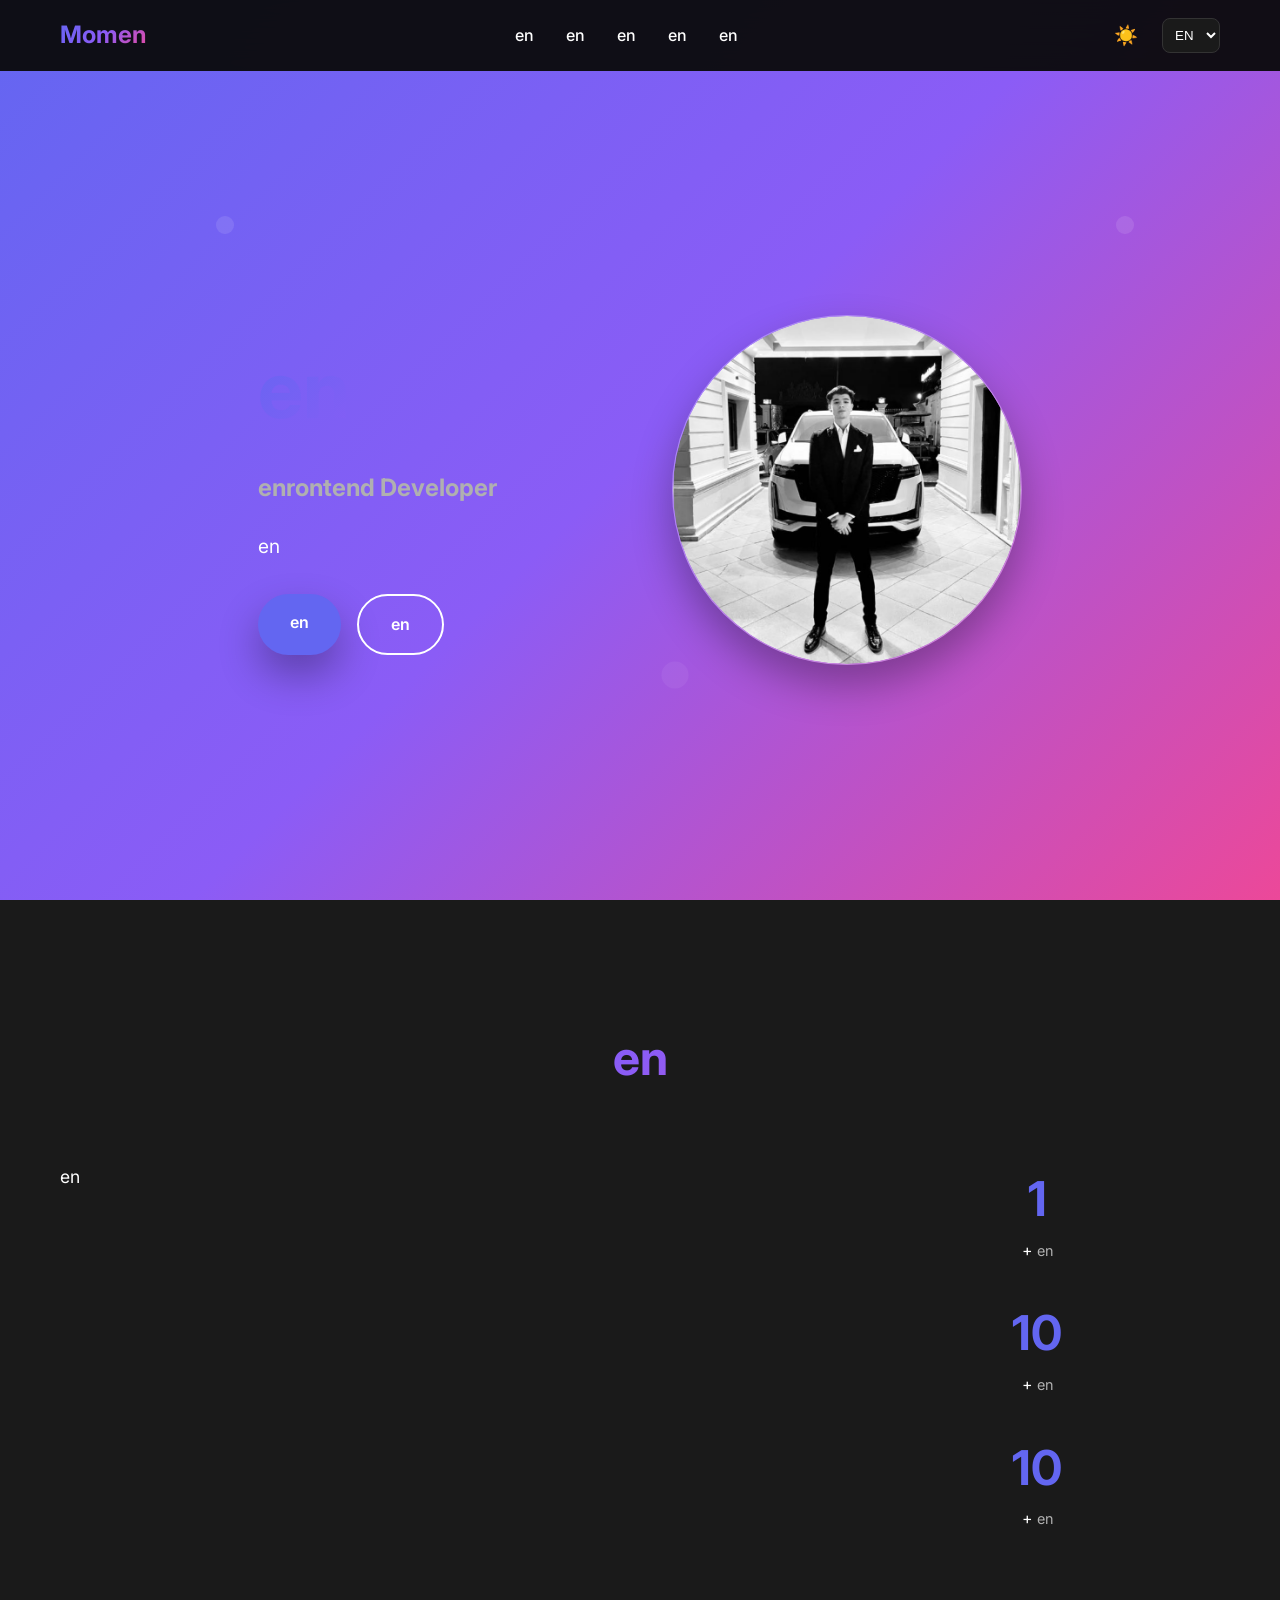
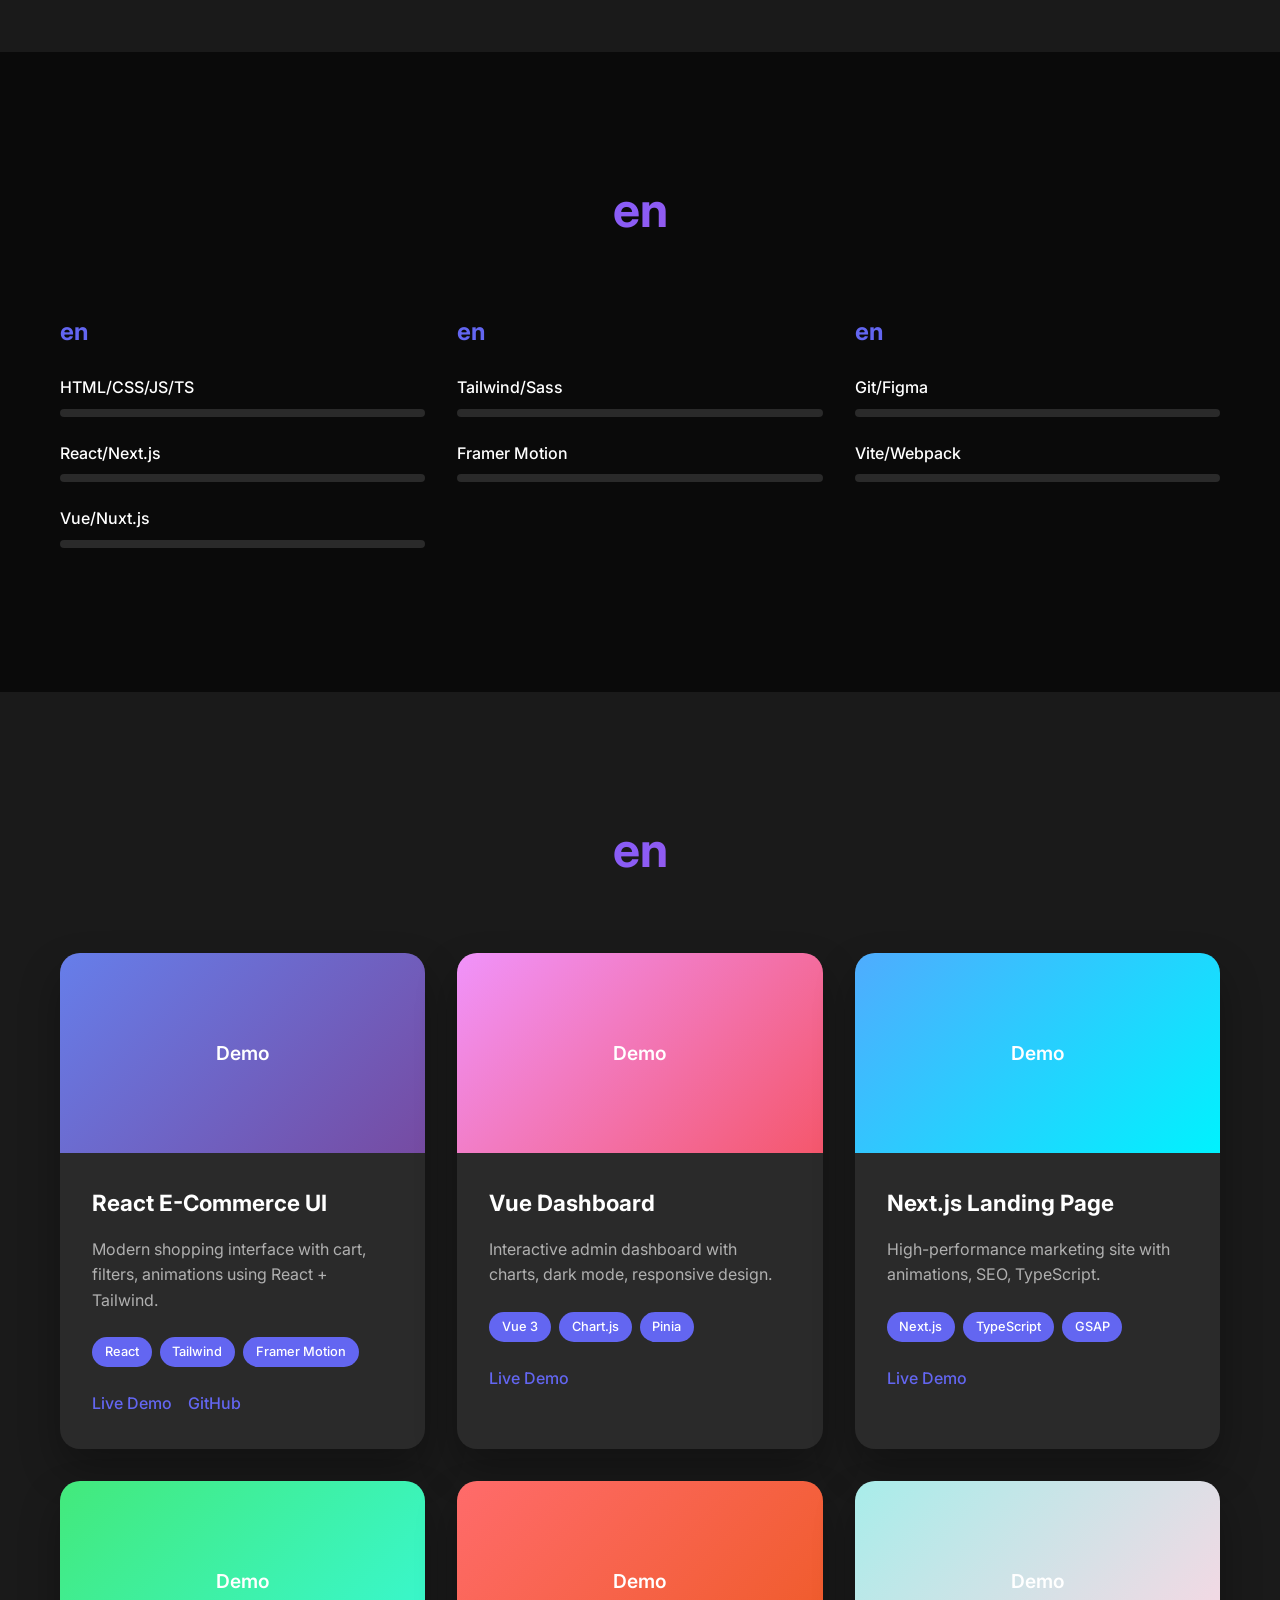
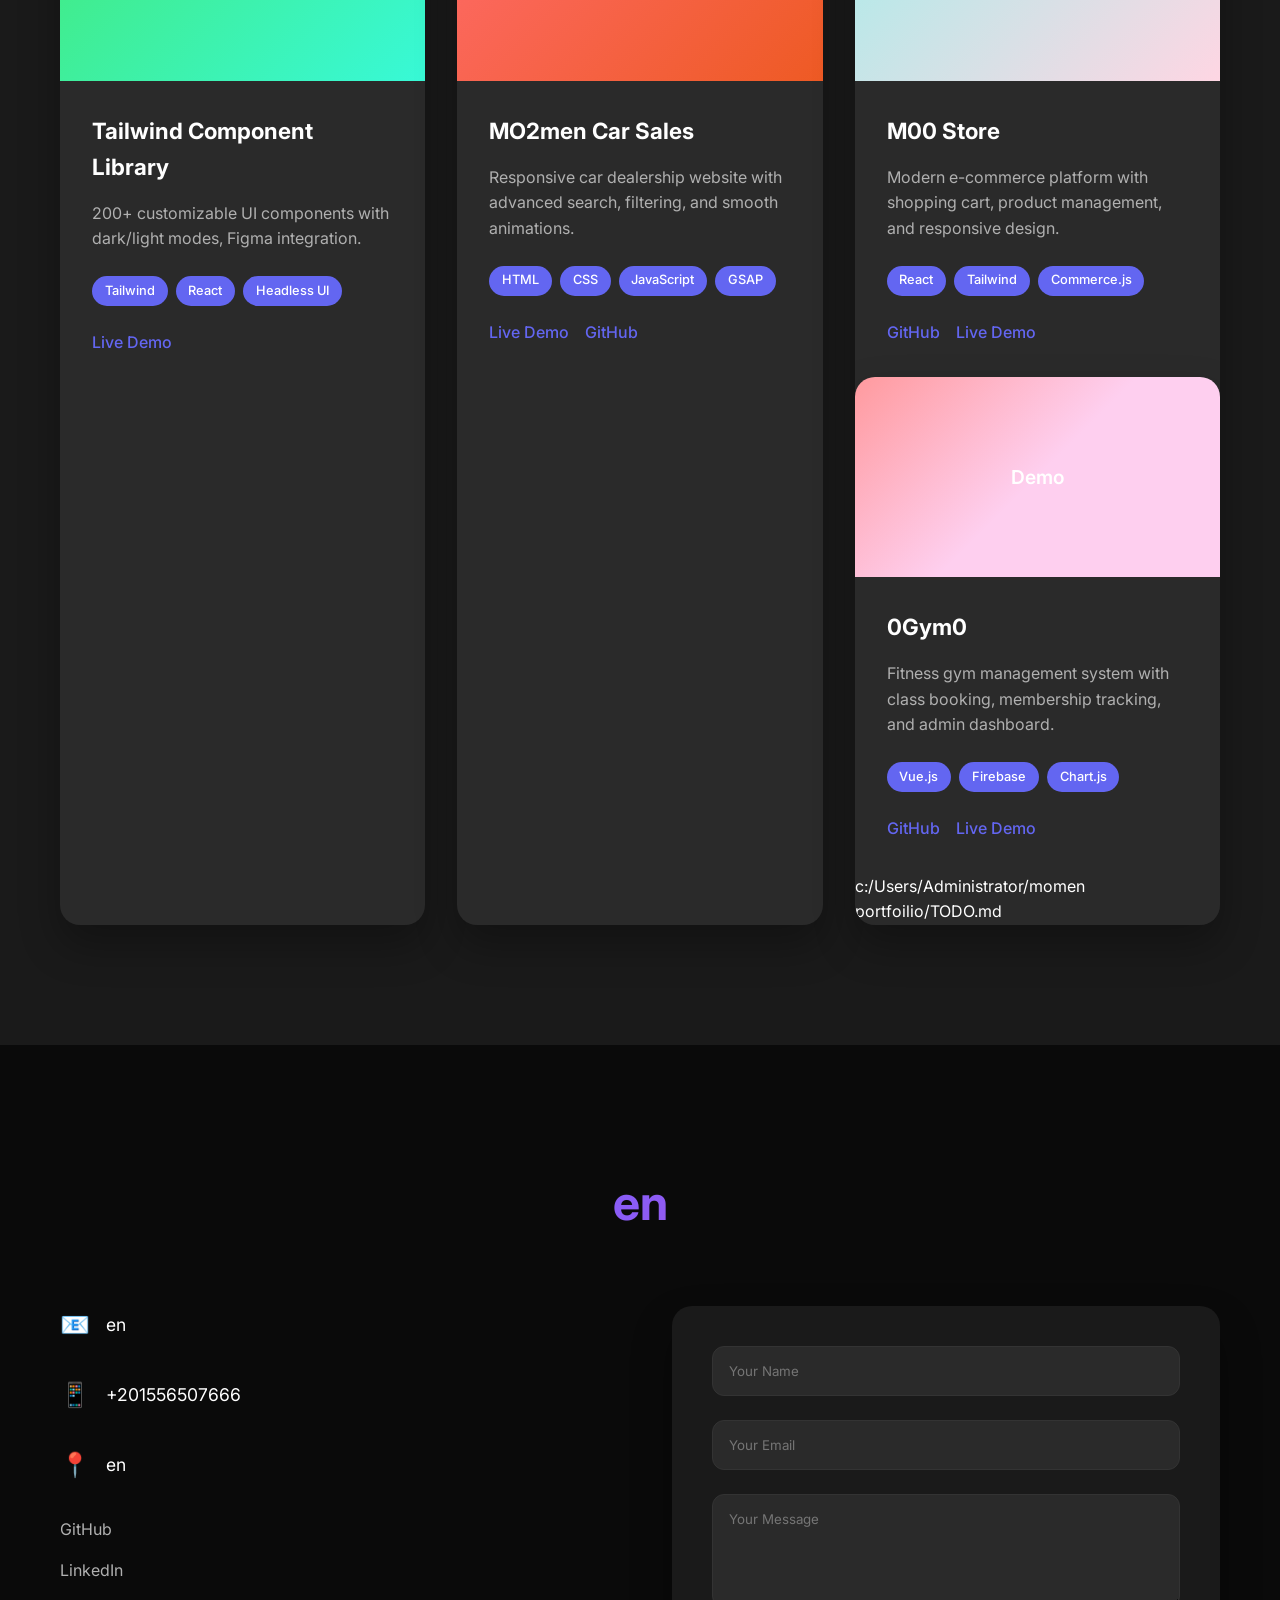
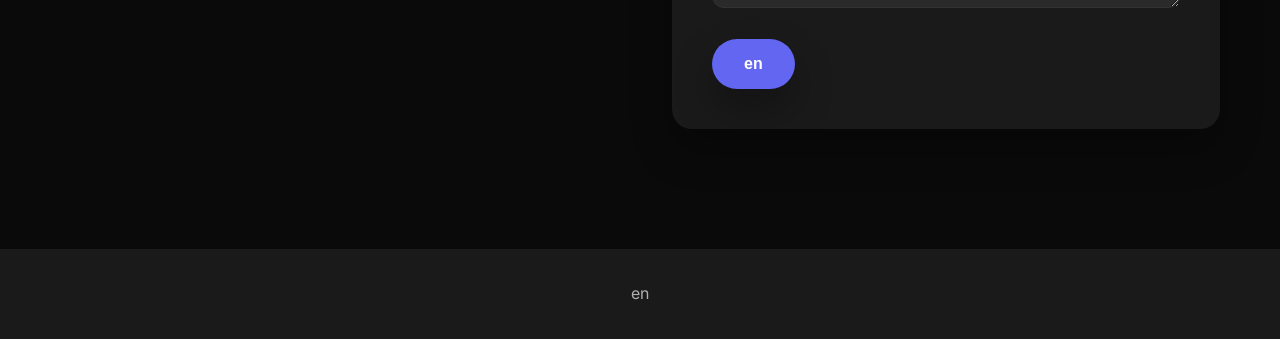
<file: index.html>
<!DOCTYPE html>
<html lang="en">
<head>
    <meta charset="UTF-8">
    <meta name="viewport" content="width=device-width, initial-scale=1.0">
<title>Momen | Frontend Developer</title>
    <meta name="description" content="Momen - Passionate Frontend Developer crafting elegant digital experiences.">
    <link rel="stylesheet" href="style.css">
    <link rel="preconnect" href="https://fonts.googleapis.com">
    <link rel="preconnect" href="https://fonts.gstatic.com" crossorigin>
    <link href="https://fonts.googleapis.com/css2?family=Inter:wght@300;400;500;600;700&amp;display=swap" rel="stylesheet">
    <link href="https://fonts.googleapis.com/css2?family=Noto+Sans+Arabic:wght@400;500;700&amp;display=swap" rel="stylesheet">
</head>
<body>
    <nav class="navbar" id="navbar">
        <div class="nav-container">
            <div class="nav-logo">
                Momen
            </div>
            <ul class="nav-menu" id="nav-menu">
                <li><a href="#hero" data-lang="en|Home|الرئيسية|Acasă">Home</a></li>
                <li><a href="#about" data-lang="en|About|حول|Despre">About</a></li>
                <li><a href="#skills" data-lang="en|Skills|المهارات|Competențe">Skills</a></li>
                <li><a href="#projects" data-lang="en|Projects|المشاريع|Proiecte">Projects</a></li>
                <li><a href="#contact" data-lang="en|Contact|اتصال|Contact">Contact</a></li>
            </ul>
            <div class="nav-icons">
                <button id="theme-toggle" aria-label="Toggle theme">
                    <span class="sun-icon">☀️</span>
                    <span class="moon-icon">🌙</span>
                </button>
                <select id="lang-select">
                    <option value="en">EN</option>
                    <option value="ar">AR</option>
                    <option value="ro">RO</option>
                </select>
                <div class="hamburger">
                    <span></span>
                    <span></span>
                    <span></span>
                </div>
            </div>
        </div>
    </nav>

    <section id="hero" class="hero">
        <div class="hero-container">
            <div class="hero-content animate-in">
                <h1 data-lang="en|Momen|مُوْمِنْ| Momen">Momen</h1>
                <h2 data-lang="en|Frontend Developer|مطور واجهة أمامية|Dezvoltator Frontend">Frontend Developer</h2>
                <p data-lang="en|Crafting pixel-perfect UIs with modern frontend technologies.|أصنع واجهات مثالية بتقنيات الواجهة الحديثة.|Creând interfețe pixel-perfect cu tehnologii frontend moderne.">Crafting pixel-perfect UIs with modern frontend technologies.</p>
                <div class="hero-buttons">
                    <a href="#contact" class="btn btn-primary" data-lang="en|Hire Me|توظيفي|Angajează-mă">Hire Me</a>
                    <a href="Moemen tarek elsayed.pdf" class="btn btn-secondary" download data-lang="en|Download CV|تحميل السيرة|Descarcă CV">Download CV</a>
                </div>
            </div>
            <div class="hero-image animate-in">
                <div class="image-placeholder">
                    <img src="momen.png" alt="Momen Profile" id="profile-img">
                </div>
            </div>
        </div>
    </section>

    <section id="about" class="about">
        <div class="container">
            <h2 data-lang="en|About Me|عني|Despre mine">About Me</h2>
            <div class="about-grid">
                <div class="about-text animate-in">
                    <p data-lang="en|Passionate frontend developer with 3+ years experience crafting responsive, accessible web apps. Expert in React, Vue, Tailwind CSS, and modern UI/UX patterns. Love turning designs into interactive reality.|مطور واجهة أمامية شغوف بخبرة1+ سنوات في إنشاء تطبيقات ويب متجاوبة ومتاحة. خبير في React و Vue و Tailwind CSS وأنماط UI/UX الحديثة. أحب تحويل التصاميم إلى واقع تفاعلي.|Dezvoltator frontend pasionat cu 3+ ani experiență în crearea aplicațiilor web responsive și accesibile. Expert în React, Vue, Tailwind CSS și pattern-uri UI/UX moderne.">Passionate frontend developer with 3+ years experience crafting responsive, accessible web apps. Expert in React, Vue, Tailwind CSS, and modern UI/UX patterns. Love turning designs into interactive reality.</p>
                </div>
                <div class="about-stats animate-in">
                    <div class="stat">
                        <span class="num" data-target="1">0</span>+
                        <span data-lang="en|Years Exp.|سنوات الخبرة|Ani exp.">Years Exp.</span>
                    </div>
                    <div class="stat">
                        <span class="num" data-target="10">0</span>+
                        <span data-lang="en|Projects|مشاريع|Proiecte">Projects</span>
                    </div>
                    <div class="stat">
                        <span class="num" data-target="10">0</span>+
                        <span data-lang="en|Clients|عملاء|Clienți">Clients</span>
                    </div>
                </div>
            </div>
        </div>
    </section>

    <section id="skills" class="skills">
        <div class="container">
            <h2 data-lang="en|Skills|المهارات|Competențe">Skills</h2>
            <div class="skills-grid">
                <div class="skill-category animate-in">
                    <h3 data-lang="en|Frontend|الواجهة الأمامية|Frontend">Frontend</h3>
                    <div class="skill-bar">
                        <span>HTML/CSS/JS/TS</span>
                        <div class="bar"><div class="progress" data-width="98"></div></div>
                    </div>
                    <div class="skill-bar">
                        <span>React/Next.js</span>
                        <div class="bar"><div class="progress" data-width="95"></div></div>
                    </div>
                    <div class="skill-bar">
                        <span>Vue/Nuxt.js</span>
                        <div class="bar"><div class="progress" data-width="92"></div></div>
                    </div>
                </div>
                <div class="skill-category animate-in">
                    <h3 data-lang="en|Styling|التنسيق|Styling">Styling</h3>
                    <div class="skill-bar">
                        <span>Tailwind/Sass</span>
                        <div class="bar"><div class="progress" data-width="96"></div></div>
                    </div>
                    <div class="skill-bar">
                        <span>Framer Motion</span>
                        <div class="bar"><div class="progress" data-width="90"></div></div>
                    </div>
                </div>
                <div class="skill-category animate-in">
                    <h3 data-lang="en|Tools|الأدوات|Tools">Tools</h3>
                    <div class="skill-bar">
                        <span>Git/Figma</span>
                        <div class="bar"><div class="progress" data-width="95"></div></div>
                    </div>
                    <div class="skill-bar">
                        <span>Vite/Webpack</span>
                        <div class="bar"><div class="progress" data-width="88"></div></div>
                    </div>
                </div>
            </div>
        </div>
    </section>

    <section id="projects" class="projects">
        <div class="container">
            <h2 data-lang="en|Featured Projects|مشاريع مميزة|Proiecte selectate">Featured Projects</h2>
            <div class="projects-grid">
                <div class="project-card animate-in">
                    <div class="project-image" style="background: linear-gradient(135deg, #667eea 0%, #764ba2 100%);"></div>
                    <div class="project-content">
                        <h3>React E-Commerce UI</h3>
                        <p>Modern shopping interface with cart, filters, animations using React + Tailwind.</p>
                        <div class="project-tech"><span>React</span><span>Tailwind</span><span>Framer Motion</span></div>
                        <div class="project-links">
                            <a href="https://react-ecom-demo.netlify.app" target="_blank">Live Demo</a>
                            <a href="https://github.com/momen/react-ecommerce" target="_blank">GitHub</a>
                        </div>
                    </div>
                </div>
                <div class="project-card animate-in">
                    <div class="project-image" style="background: linear-gradient(135deg, #f093fb 0%, #f5576c 100%);"></div>
                    <div class="project-content">
                        <h3>Vue Dashboard</h3>
                        <p>Interactive admin dashboard with charts, dark mode, responsive design.</p>
                        <div class="project-tech"><span>Vue 3</span><span>Chart.js</span><span>Pinia</span></div>
                        <div class="project-links">
                            <a href="https://vue-dashboard-demo.netlify.app" target="_blank">Live Demo</a>
                           
                        </div>
                    </div>
                </div>
                <div class="project-card animate-in">
                    <div class="project-image" style="background: linear-gradient(135deg, #4facfe 0%, #00f2fe 100%);"></div>
                    <div class="project-content">
                        <h3>Next.js Landing Page</h3>
                        <p>High-performance marketing site with animations, SEO, TypeScript.</p>
                        <div class="project-tech"><span>Next.js</span><span>TypeScript</span><span>GSAP</span></div>
                        <div class="project-links">
                            <a href="https://next-landing-demo.vercel.app" target="_blank">Live Demo</a>
                            
                        </div>
                    </div>
                </div>
                <div class="project-card animate-in">
                    <div class="project-image" style="background: linear-gradient(135deg, #43e97b 0%, #38f9d7 100%);"></div>
                    <div class="project-content">
                        <h3>Tailwind Component Library</h3>
                        <p>200+ customizable UI components with dark/light modes, Figma integration.</p>
                        <div class="project-tech"><span>Tailwind</span><span>React</span><span>Headless UI</span></div>
                        <div class="project-links">
                            <a href="https://tailwind-lib-demo.netlify.app" target="_blank">Live Demo</a>
                            
                        </div>
                    </div>
                </div>

                <!-- New Project 1: MO2men Car Sales -->
                <div class="project-card animate-in">
                    <div class="project-image" style="background: linear-gradient(135deg, #ff6b6b 0%, #ee5a24 100%);"></div>
                    <div class="project-content">
                        <h3>MO2men Car Sales</h3>
                        <p>Responsive car dealership website with advanced search, filtering, and smooth animations.</p>
                        <div class="project-tech"><span>HTML</span><span>CSS</span><span>JavaScript</span><span>GSAP</span></div>
                        <div class="project-links">
                            <a href="https://momen1010.github.io/MO2men-car-s/" target="_blank">Live Demo</a>
                            <a href="https://github.com/momen1010/MO2men-car-s" target="_blank">GitHub</a>
                        </div>
                    </div>
                </div>

                <!-- New Project 2: M00 Store -->
                <div class="project-card animate-in">
                    <div class="project-image" style="background: linear-gradient(135deg, #a8edea 0%, #fed6e3 100%);"></div>
                    <div class="project-content">
                        <h3>M00 Store</h3>
                        <p>Modern e-commerce platform with shopping cart, product management, and responsive design.</p>
                        <div class="project-tech"><span>React</span><span>Tailwind</span><span>Commerce.js</span></div>
                        <div class="project-links">
                            <a href="https://github.com/momen1010/m00-store" target="_blank">GitHub</a>
                           
                            <a href=" https://momen1010.github.io/m00-store/"target="_blank">Live Demo</a

                           
                                
                            </div>
                    </div>
                </div>

                <!-- New Project 3: 0Gym0 -->
                <div class="project-card animate-in">
                    <div class="project-image" style="background: linear-gradient(135deg, #ff9a9e 0%, #fecfef 50%, #fecfef 100%);"></div>
                    <div class="project-content">
                        <h3>0Gym0</h3>
                        <p>Fitness gym management system with class booking, membership tracking, and admin dashboard.</p>
                        <div class="project-tech"><span>Vue.js</span><span>Firebase</span><span>Chart.js</span></div>
                        <div class="project-links">
                            <a href="https://github.com/momen1010/0gym0" target="_blank">GitHub</a>
                            <a href="https://momen1010.github.io/0gym0/" target="_blank">Live Demo</a
                            
                            
                        </div>
                    </div>
                </div>
</xai:function_call)




<xai:function_call name="edit_file">
<parameter name="path">c:/Users/Administrator/momen portfoilio/TODO.md
            </div>
        </div>
    </section>

    <section id="contact" class="contact">
        <div class="container">
            <h2 data-lang="en|Get In Touch|تواصل معي|Contactează-mă">Get In Touch</h2>
            <div class="contact-grid">
                <div class="contact-info animate-in">
                    <div class="contact-item">
                        <span class="icon">📧</span>
                        <span data-lang="en|hello@momen.dev|hello@momen.dev|salut@momen.dev">hello@momen.dev</span>
                    </div>
                    <div class="contact-item">
                        <span class="icon">📱</span>
                        <span>+201556507666</span>
                    </div>
                    <div class="contact-item">
                        <span class="icon">📍</span>
                        <span data-lang="en|Worldwide|عالميًا|Global">Worldwide</span>
                    </div>
                    <div class="social-links">
                        <a href="https://github.com/momen1010" target="_blank" aria-label="GitHub">GitHub</a>
                        <a href="https://www.linkedin.com/in/m%C3%B2men-tarek-983242392/" target="_blank" aria-label="LinkedIn">LinkedIn</a>
                        
                        
                    </div>
                </div>
                <form class="contact-form animate-in" id="contact-form">
                    <input type="text" placeholder="Your Name" required>
                    <input type="email" placeholder="Your Email" required>
                    <textarea placeholder="Your Message" rows="5" required></textarea>
                    <button type="submit" class="btn btn-primary" data-lang="en|Send Message|إرسال الرسالة|Trimite mesaj">Send Message</button>
                </form>
            </div>
        </div>
    </section>

    <footer>
        <div class="container">
            <p data-lang="en|© 2024 Momen. All rights reserved.|© 2024 مُوْمِنْ جميع الحقوق محفوظة.|© 2024 Momen. Toate drepturile rezervate.">&amp;copy; 2024 Momen. All rights reserved.</p>
        </div>
    </footer>

    <button class="scroll-top" id="scroll-top">↑</button>

    <script src="script.js"></script>
</body>
</html>
</file>
<file: style.css>
/* Reset & Base */
* {
    margin: 0;
    padding: 0;
    box-sizing: border-box;
}

:root {
    --bg-primary: #0a0a0a;
    --bg-secondary: #1a1a1a;
    --bg-tertiary: #2a2a2a;
    --text-primary: #ffffff;
    --text-secondary: #b0b0b0;
    --accent-primary: #6366f1;
    --accent-secondary: #8b5cf6;
    --gradient: linear-gradient(135deg, #6366f1 0%, #8b5cf6 50%, #ec4899 100%);
    --shadow: 0 20px 40px rgba(0,0,0,0.3);
    --border: #333;
    --success: #10b981;
    --font-family-en: 'Inter', sans-serif;
    --font-family-ar: 'Noto Sans Arabic', sans-serif;
}

[data-theme="light"] {
    --bg-primary: #ffffff;
    --bg-secondary: #f8fafc;
    --bg-tertiary: #e2e8f0;
    --text-primary: #0f172a;
    --text-secondary: #64748b;
    --accent-primary: #4f46e5;
    --accent-secondary: #7c3aed;
    --gradient: linear-gradient(135deg, #4f46e5 0%, #7c3aed 50%, #ec4899 100%);
    --shadow: 0 20px 40px rgba(0,0,0,0.1);
    --border: #e2e8f0;
}

html {
    scroll-behavior: smooth;
    font-size: 16px;
}

body {
    font-family: var(--font-family-en);
    background: var(--bg-primary);
    color: var(--text-primary);
    line-height: 1.6;
    overflow-x: hidden;
}

:lang(ro) {
    font-family: 'Inter', var(--font-family-en);
}

:lang(ar) {
    font-family: var(--font-family-ar);
    direction: rtl;
    text-align: right;
}

.container {
    max-width: 1200px;
    margin: 0 auto;
    padding: 0 20px;
}

/* Navbar */
.navbar {
    position: fixed;
    top: 0;
    width: 100%;
    background: rgba(10,10,10,0.95);
    backdrop-filter: blur(20px);
    z-index: 1000;
    transition: all 0.3s ease;
}

[data-theme="light"] .navbar {
    background: rgba(255,255,255,0.95);
}

.nav-container {
    max-width: 1200px;
    margin: 0 auto;
    padding: 1rem 20px;
    display: flex;
    justify-content: space-between;
    align-items: center;
}

.nav-logo {
    font-size: 1.5rem;
    font-weight: 700;
    background: var(--gradient);
    -webkit-background-clip: text;
    -webkit-text-fill-color: transparent;
    background-clip: text;
}

.nav-menu {
    display: flex;
    list-style: none;
    gap: 2rem;
}

.nav-menu a {
    color: var(--text-primary);
    text-decoration: none;
    font-weight: 500;
    position: relative;
    transition: color 0.3s;
}

.nav-menu a:hover {
    color: var(--accent-primary);
}

.nav-menu a::after {
    content: '';
    position: absolute;
    bottom: -5px;
    left: 0;
    width: 0;
    height: 2px;
    background: var(--gradient);
    transition: width 0.3s;
}

.nav-menu a:hover::after {
    width: 100%;
}

.nav-icons {
    display: flex;
    align-items: center;
    gap: 1rem;
}

#theme-toggle {
    background: none;
    border: none;
    font-size: 1.2rem;
    cursor: pointer;
    padding: 0.5rem;
    border-radius: 50%;
    transition: all 0.3s;
}

#theme-toggle:hover {
    background: var(--bg-tertiary);
}

#lang-select {
    padding: 0.5rem;
    border: 1px solid var(--border);
    border-radius: 8px;
    background: var(--bg-secondary);
    color: var(--text-primary);
    cursor: pointer;
}

.hamburger {
    display: none;
    flex-direction: column;
    gap: 4px;
    cursor: pointer;
}

.hamburger span {
    width: 25px;
    height: 3px;
    background: var(--text-primary);
    transition: 0.3s;
}

/* Hero */
.hero {
    min-height: 100vh;
    display: flex;
    align-items: center;
    padding-top: 80px;
    background: var(--gradient);
    position: relative;
    overflow: hidden;
}

.hero::before {
    content: '';
    position: absolute;
    top: 0;
    left: 0;
    right: 0;
    bottom: 0;
    background: url('data:image/svg+xml,<svg xmlns=\"http://www.w3.org/2000/svg\" viewBox=\"0 0 100 100\"><defs><pattern id=\"grain\" width=\"100\" height=\"100\" patternUnits=\"userSpaceOnUse\"><circle cx=\"25\" cy=\"25\" r=\"1\" fill=\"%23ffffff\" opacity=\"0.1\"/><circle cx=\"75\" cy=\"75\" r=\"1.5\" fill=\"%23ffffff\" opacity=\"0.05\"/></pattern></defs><rect width=\"100\" height=\"100\" fill=\"url(%23grain)\"/></svg>');
    pointer-events: none;
}

.hero-container {
    max-width: 1200px;
    margin: 0 auto;
    padding: 0 20px;
    display: grid;
    grid-template-columns: 1fr 1fr;
    gap: 4rem;
    align-items: center;
}

.hero-content h1 {
    font-size: clamp(3rem, 8vw, 5rem);
    margin-bottom: 1rem;
    background: var(--gradient);
    -webkit-background-clip: text;
    -webkit-text-fill-color: transparent;
    background-clip: text;
}

.hero-content h2 {
    font-size: 1.5rem;
    margin-bottom: 1.5rem;
    color: var(--text-secondary);
}

.hero-content p {
    font-size: 1.2rem;
    margin-bottom: 2rem;
    max-width: 500px;
}

.hero-buttons {
    display: flex;
    gap: 1rem;
    flex-wrap: wrap;
}

.btn {
    padding: 1rem 2rem;
    border-radius: 50px;
    text-decoration: none;
    font-weight: 600;
    transition: all 0.3s;
    border: none;
    cursor: pointer;
    font-size: 1rem;
}

.btn-primary {
    background: var(--accent-primary);
    color: white;
    box-shadow: var(--shadow);
}

.btn-primary:hover {
    transform: translateY(-3px);
    box-shadow: 0 30px 60px rgba(99,102,241,0.4);
}

.btn-secondary {
    background: transparent;
    color: white;
    border: 2px solid white;
}

.btn-secondary:hover {
    background: white;
    color: var(--text-primary);
}

.hero-image {
    display: flex;
    justify-content: center;
}

.image-placeholder {
    width: 350px;
    height: 350px;
    border-radius: 50%;
    background: rgba(255,255,255,0.1);
    backdrop-filter: blur(10px);
    border: 1px solid rgba(255,255,255,0.2);
    display: flex;
    align-items: center;
    justify-content: center;
    overflow: hidden;
    box-shadow: var(--shadow);
}

#profile-img {
    width: 100%;
    height: 100%;
    object-fit: cover;
    border-radius: 50%;
}

/* Animations */
.animate-in {
    opacity: 0;
    transform: translateY(50px);
    animation: fadeInUp 1s ease forwards;
}

@keyframes fadeInUp {
    to {
        opacity: 1;
        transform: translateY(0);
    }
}

/* About */
.about {
    padding: 120px 0;
    background: var(--bg-secondary);
}

.about h2 {
    text-align: center;
    font-size: 3rem;
    margin-bottom: 4rem;
    background: var(--gradient);
    -webkit-background-clip: text;
    -webkit-text-fill-color: transparent;
}

.about-grid {
    display: grid;
    grid-template-columns: 2fr 1fr;
    gap: 4rem;
}

.about-text p {
    font-size: 1.1rem;
    line-height: 1.8;
}

.about-stats {
    display: flex;
    flex-direction: column;
    gap: 2rem;
}

.stat {
    text-align: center;
}

.stat .num {
    display: block;
    font-size: 3rem;
    font-weight: 700;
    color: var(--accent-primary);
}

.stat span:last-child {
    font-size: 0.9rem;
    color: var(--text-secondary);
}

/* Skills */
.skills {
    padding: 120px 0;
}

.skills h2 {
    text-align: center;
    font-size: 3rem;
    margin-bottom: 4rem;
    background: var(--gradient);
    -webkit-background-clip: text;
    -webkit-text-fill-color: transparent;
}

.skills-grid {
    display: grid;
    grid-template-columns: repeat(auto-fit, minmax(300px, 1fr));
    gap: 2rem;
}

.skill-category h3 {
    font-size: 1.5rem;
    margin-bottom: 1.5rem;
    color: var(--accent-primary);
}

.skill-bar {
    margin-bottom: 1.5rem;
}

.skill-bar span {
    display: block;
    margin-bottom: 0.5rem;
    font-weight: 500;
}

.bar {
    background: var(--bg-tertiary);
    height: 8px;
    border-radius: 4px;
    overflow: hidden;
}

.progress {
    height: 100%;
    background: var(--gradient);
    border-radius: 4px;
    width: 0;
    transition: width 2s ease-in-out;
}

/* Projects */
.projects {
    padding: 120px 0;
    background: var(--bg-secondary);
}

.projects h2 {
    text-align: center;
    font-size: 3rem;
    margin-bottom: 4rem;
    background: var(--gradient);
    -webkit-background-clip: text;
    -webkit-text-fill-color: transparent;
}

.projects-grid {
    display: grid;
    grid-template-columns: repeat(auto-fit, minmax(320px, 1fr));
    gap: 2rem;
}

.project-card {
    background: var(--bg-tertiary);
    border-radius: 20px;
    overflow: hidden;
    box-shadow: var(--shadow);
    transition: all 0.4s;
    min-height: 280px;
    display: flex;
    flex-direction: column;
}

.project-card:hover {
    transform: translateY(-10px);
    box-shadow: 0 40px 80px rgba(0,0,0,0.4);
}

.project-image {
    height: 200px;
    aspect-ratio: 16 / 9;
    background: var(--gradient);
    position: relative;
    transition: filter 0.3s ease, transform 0.3s ease;
    flex-shrink: 0;
}

.project-card:hover .project-image {
    transform: scale(1.05);
}

.project-card:hover .project-image {
    filter: brightness(1.1);
}

.project-image::after {
    content: 'Demo';
    position: absolute;
    top: 50%;
    left: 50%;
    transform: translate(-50%, -50%);
    color: white;
    font-weight: 600;
    font-size: 1.2rem;
}

.project-content {
    padding: 2rem;
}

.project-content h3 {
    margin-bottom: 1rem;
    font-size: 1.4rem;
}

.project-content p {
    color: var(--text-secondary);
    margin-bottom: 1.5rem;
}

.project-tech {
    display: flex;
    flex-wrap: wrap;
    gap: 0.5rem;
    margin-bottom: 1.5rem;
}

.project-tech span {
    background: var(--accent-primary);
    color: white;
    padding: 0.3rem 0.8rem;
    border-radius: 20px;
    font-size: 0.8rem;
    font-weight: 500;
}

.project-links {
    display: flex;
    gap: 1rem;
}

.project-links a {
    color: var(--accent-primary);
    text-decoration: none;
    font-weight: 500;
}

.project-links a:hover {
    text-decoration: underline;
}

/* Contact */
.contact {
    padding: 120px 0;
}

.contact h2 {
    text-align: center;
    font-size: 3rem;
    margin-bottom: 4rem;
    background: var(--gradient);
    -webkit-background-clip: text;
    -webkit-text-fill-color: transparent;
}

.contact-grid {
    display: grid;
    grid-template-columns: 1fr 1fr;
    gap: 4rem;
}

.contact-item {
    display: flex;
    align-items: center;
    gap: 1rem;
    margin-bottom: 2rem;
    font-size: 1.1rem;
}

.contact-item .icon {
    font-size: 1.5rem;
}

.social-links {
    display: flex;
    flex-direction: column;
    gap: 1rem;
    margin-top: 2rem;
}

.social-links a {
    color: var(--text-secondary);
    text-decoration: none;
    transition: color 0.3s;
}

.social-links a:hover {
    color: var(--accent-primary);
}

.contact-form {
    background: var(--bg-secondary);
    padding: 2.5rem;
    border-radius: 20px;
    box-shadow: var(--shadow);
}

.contact-form input,
.contact-form textarea {
    width: 100%;
    padding: 1rem;
    margin-bottom: 1.5rem;
    border: 1px solid var(--border);
    border-radius: 12px;
    background: var(--bg-tertiary);
    color: var(--text-primary);
    font-family: inherit;
    transition: border 0.3s;
}

.contact-form input:focus,
.contact-form textarea:focus {
    outline: none;
    border-color: var(--accent-primary);
}

/* Footer */
footer {
    background: var(--bg-secondary);
    padding: 2rem 0;
    text-align: center;
}

footer p {
    color: var(--text-secondary);
}

/* Scroll Top */
.scroll-top {
    position: fixed;
    bottom: 2rem;
    right: 2rem;
    width: 50px;
    height: 50px;
    border-radius: 50%;
    background: var(--accent-primary);
    color: white;
    border: none;
    font-size: 1.2rem;
    cursor: pointer;
    opacity: 0;
    visibility: hidden;
    transition: all 0.3s;
    z-index: 1000;
}

.scroll-top.show {
    opacity: 1;
    visibility: visible;
}

.scroll-top:hover {
    transform: scale(1.1);
}

/* Responsive */
@media (max-width: 1024px) {
    .hero-container,
    .about-grid,
    .contact-grid {
        grid-template-columns: 1fr;
        gap: 3rem;
        text-align: center;
    }
    
    .projects-grid {
        grid-template-columns: repeat(auto-fit, minmax(300px, 1fr));
        gap: 1.5rem;
    }
}

@media (max-width: 768px) {
    .hamburger {
        display: flex;
    }
    
    .nav-menu {
        position: fixed;
        top: 100px;
        left: -100%;
        width: 100%;
        height: calc(100vh - 100px);
        background: var(--bg-primary);
        flex-direction: column;
        justify-content: flex-start;
        align-items: center;
        padding-top: 2rem;
        transition: left 0.3s;
    }
    
    .nav-menu.active {
        left: 0;
    }
    
    .hero-container {
        grid-template-columns: 1fr;
        text-align: center;
        gap: 2rem;
    }
    
    .about-grid,
    .contact-grid {
        grid-template-columns: 1fr;
        gap: 2rem;
    }
    
    .hero-buttons {
        justify-content: center;
    }
    
    .projects-grid {
        grid-template-columns: 1fr;
        gap: 1.5rem;
    }
    
    .project-links a {
        padding: 0.5rem 1rem;
        min-height: 44px;
        display: inline-flex;
        align-items: center;
        justify-content: center;
    }
}

@media (max-width: 480px) {
    .container {
        padding: 0 15px;
    }
    
    .hero-content h1 {
        font-size: 2.5rem;
    }
    
    .btn {
        padding: 0.8rem 1.5rem;
    }
}

/* Num Counter Animation */
@keyframes countUp {
    from { opacity: 0; }
    to { opacity: 1; }
}

/* Loading bars delay */
.skill-category:nth-child(1) .skill-bar { transition-delay: 0.2s; }
.skill-category:nth-child(2) .skill-bar { transition-delay: 0.4s; }
.skill-category:nth-child(3) .skill-bar { transition-delay: 0.6s; }

.typing {
    overflow: hidden;
    border-right: 0.15em solid var(--accent-primary);
    white-space: nowrap;
    animation: typing 3s steps(40, end), blink-caret 0.75s step-end infinite;
}

@keyframes typing {
    from { width: 0 }
    to { width: 100% }
}

@keyframes blink-caret {
    from, to { border-color: transparent }
    50% { border-color: var(--accent-primary); }
}

@media (max-width: 768px) {
    .projects-grid {
        grid-template-columns: repeat(auto-fit, minmax(300px, 1fr));
    }
}
</file>
